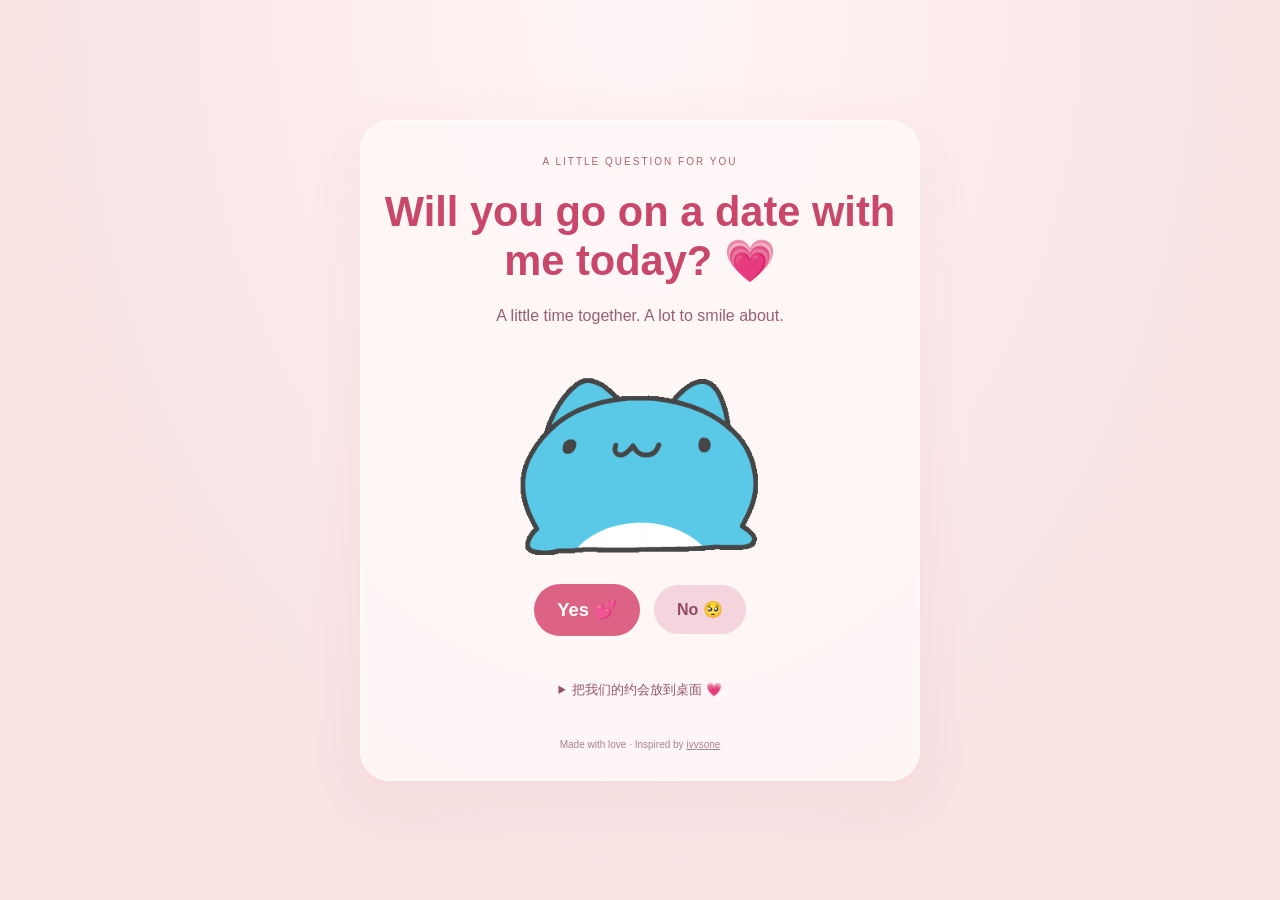
<file: github-pages-ready/index.html>
<!DOCTYPE html><html lang="en"><head><meta charset="UTF-8"><meta name="viewport" content="width=device-width, initial-scale=1"><meta name="theme-color" content="#f9e3e3"><title>A little date invitation 💗</title><link rel="stylesheet" href="styles.css"><link rel="manifest" href="manifest.webmanifest"><link rel="apple-touch-icon" sizes="180x180" href="apple-touch-icon.png"><link rel="icon" type="image/png" sizes="192x192" href="icon-192.png"><meta name="apple-mobile-web-app-capable" content="yes"><meta name="apple-mobile-web-app-status-bar-style" content="default"><meta name="apple-mobile-web-app-title" content="我们的约会"><meta name="mobile-web-app-capable" content="yes"></head><body><main class="container"><span class="eyebrow">A LITTLE QUESTION FOR YOU</span><h1>Will you go on a date with me today? 💗</h1><p class="subtitle">A little time together. A lot to smile about.</p><div class="gif_container"><img src="assets/invite.gif" alt="A cute animated character inviting you on a date" width="260" height="260"></div><div class="buttons"><button class="yes-button" onclick="handleYesClick()">Yes 💕</button><button class="no-button" onclick="handleNoClick()">No 🥺</button></div><p id="no-message" aria-live="polite"></p><button id="decline" class="text-button" hidden>Really no, maybe another day 💌</button><section id="decline-panel" hidden><p>That's okay! Send your answer?</p><button id="send-decline">Send my no 💌</button><button id="cancel-decline" class="text-button">Go back</button></section><p id="status" role="status" aria-live="polite"></p><details class="install-guide"><summary>把我们的约会放到桌面 💗</summary><p>iPhone：用 Safari 打开，点“分享”→“添加到主屏幕”；若显示“作为网页 App 打开”，保持开启。</p><p>安卓：用 Chrome 打开，在菜单中选择“安装应用”或“添加到主屏幕”。</p><p>添加后可从桌面图标打开。预约提交需要联网。</p><button id="install-app" class="text-button" hidden>安装我们的约会 💗</button></details><footer>Made with love · Inspired by <a href="https://github.com/ivysone/Will-you-be-my-Valentine-">ivysone</a></footer></main><script src="config.js"></script><script src="meals.js"></script><script src="booking.js"></script><script src="script.js"></script><script src="pwa.js"></script></body></html>
</file>
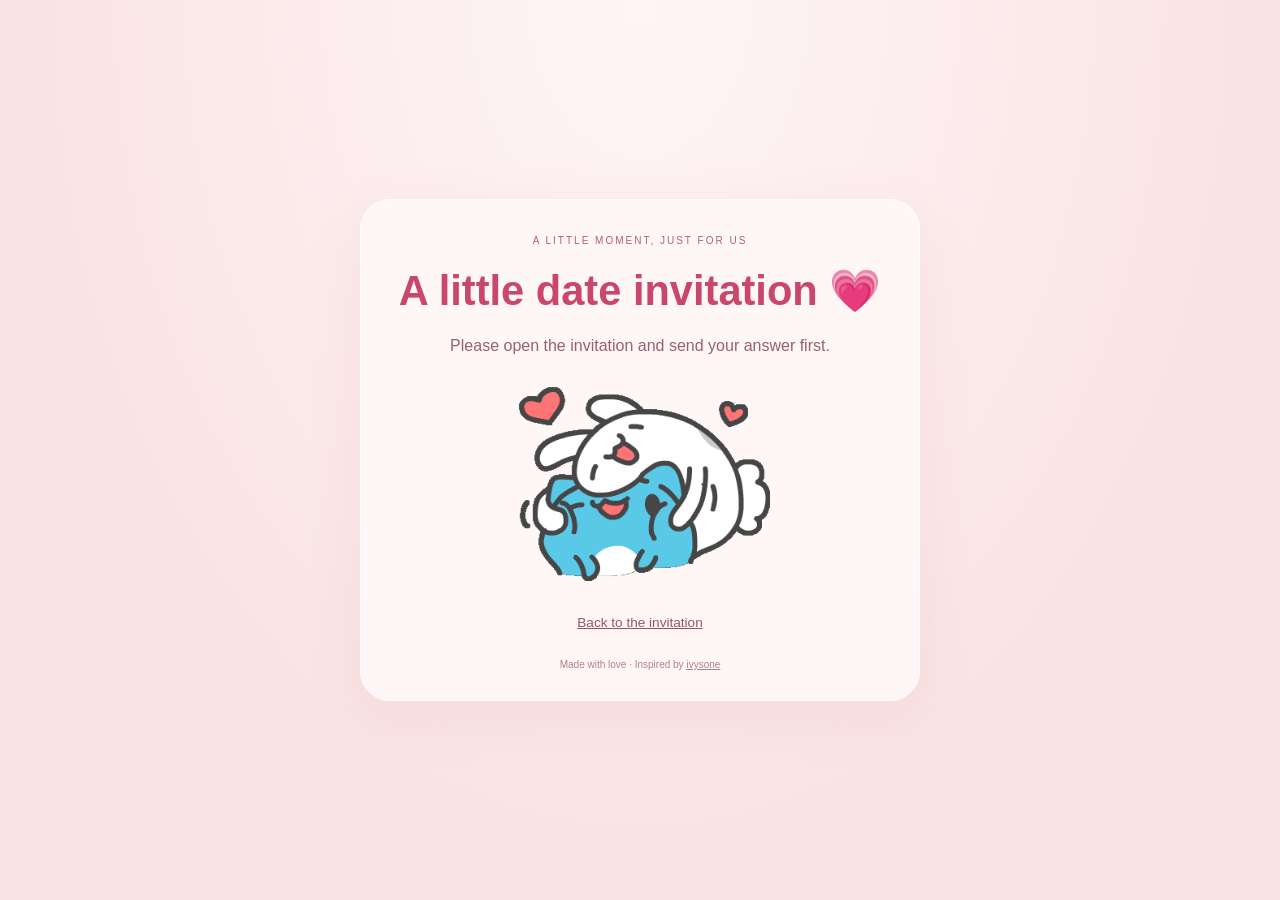
<file: github-pages-ready/confirmation.html>
<!DOCTYPE html><html lang="en"><head><meta charset="UTF-8"><meta name="viewport" content="width=device-width, initial-scale=1"><meta name="theme-color" content="#f9e3e3"><title>A little date invitation 💗</title><link rel="stylesheet" href="styles.css"><link rel="manifest" href="manifest.webmanifest"><link rel="apple-touch-icon" sizes="180x180" href="apple-touch-icon.png"><link rel="icon" type="image/png" sizes="192x192" href="icon-192.png"><meta name="apple-mobile-web-app-capable" content="yes"><meta name="apple-mobile-web-app-status-bar-style" content="default"><meta name="apple-mobile-web-app-title" content="我们的约会"><meta name="mobile-web-app-capable" content="yes"></head><body><main class="container"><span class="eyebrow">A LITTLE MOMENT, JUST FOR US</span><h1 id="result-title">Checking your invitation… 💗</h1><p id="result-message" class="subtitle"></p><div class="gif_container"><img src="assets/celebrate.gif" alt="Cute characters celebrating" width="260" height="260"></div><a class="back-link" href="index.html">Back to the invitation</a><footer>Made with love · Inspired by <a href="https://github.com/ivysone/Will-you-be-my-Valentine-">ivysone</a></footer></main><script src="config.js"></script><script src="meals.js"></script><script src="booking.js"></script><script src="pwa.js"></script></body></html>
</file>
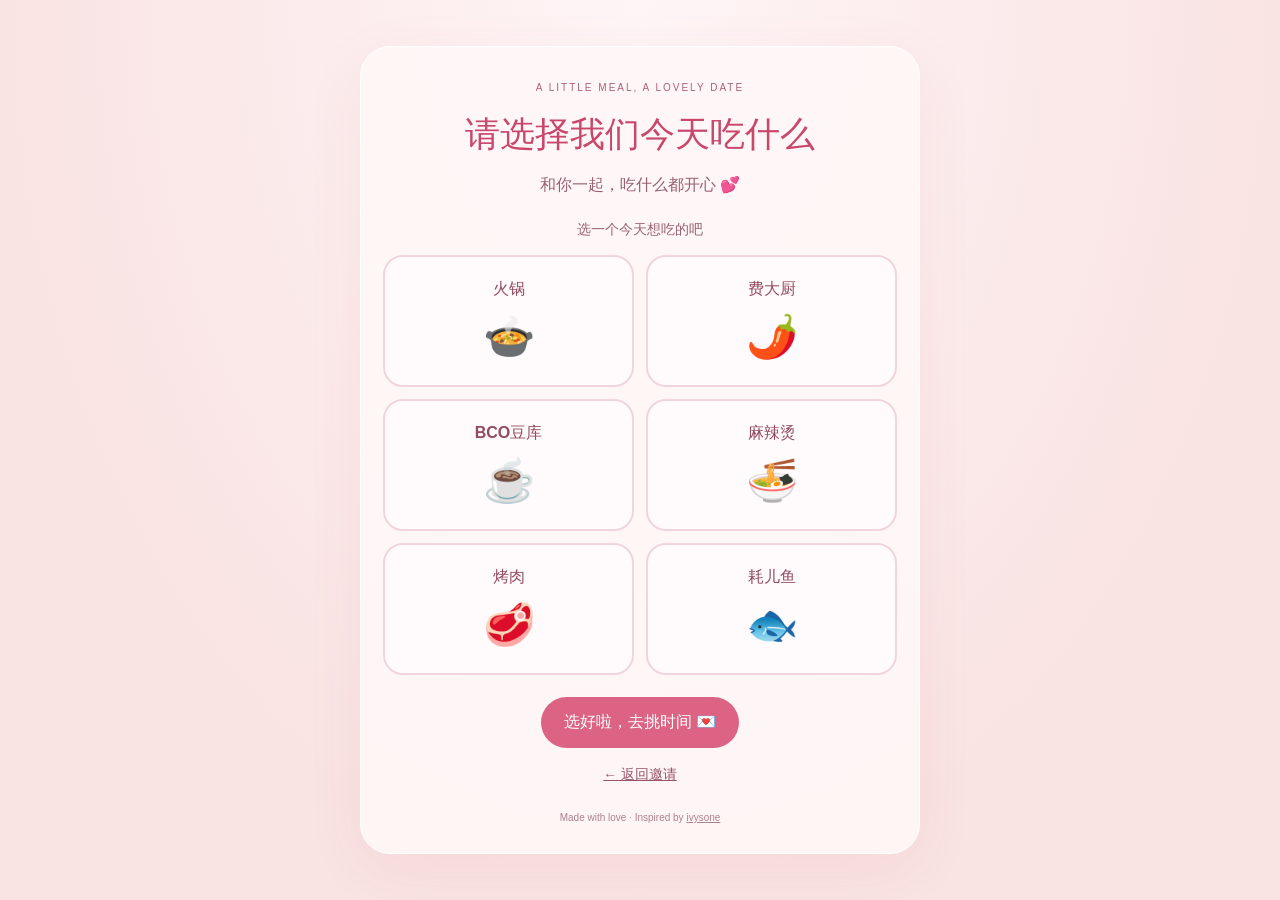
<file: github-pages-ready/meal_page.html>
<!doctype html><html lang="zh-CN"><head><meta charset="utf-8"><meta name="viewport" content="width=device-width,initial-scale=1"><meta name="theme-color" content="#f9e3e3"><title>今天一起吃什么？💗</title><link rel="stylesheet" href="styles.css"><link rel="manifest" href="manifest.webmanifest"><link rel="apple-touch-icon" sizes="180x180" href="apple-touch-icon.png"><link rel="icon" type="image/png" sizes="192x192" href="icon-192.png"><meta name="apple-mobile-web-app-capable" content="yes"><meta name="apple-mobile-web-app-status-bar-style" content="default"><meta name="apple-mobile-web-app-title" content="我们的约会"><meta name="mobile-web-app-capable" content="yes"></head><body><main class="container meal-container"><span class="eyebrow">A LITTLE MEAL, A LOVELY DATE</span><h1>请选择我们今天吃什么</h1><p class="subtitle">和你一起，吃什么都开心 💕</p><form id="meal-form"><fieldset><legend class="meal-legend">选一个今天想吃的吧</legend><div id="meal-options" class="meal-options"></div></fieldset><button type="submit">选好啦，去挑时间 💌</button></form><a class="back-link" href="index.html">← 返回邀请</a><footer>Made with love · Inspired by <a href="https://github.com/ivysone/Will-you-be-my-Valentine-">ivysone</a></footer></main><script src="meals.js"></script><script src="pwa.js"></script></body></html>
</file>
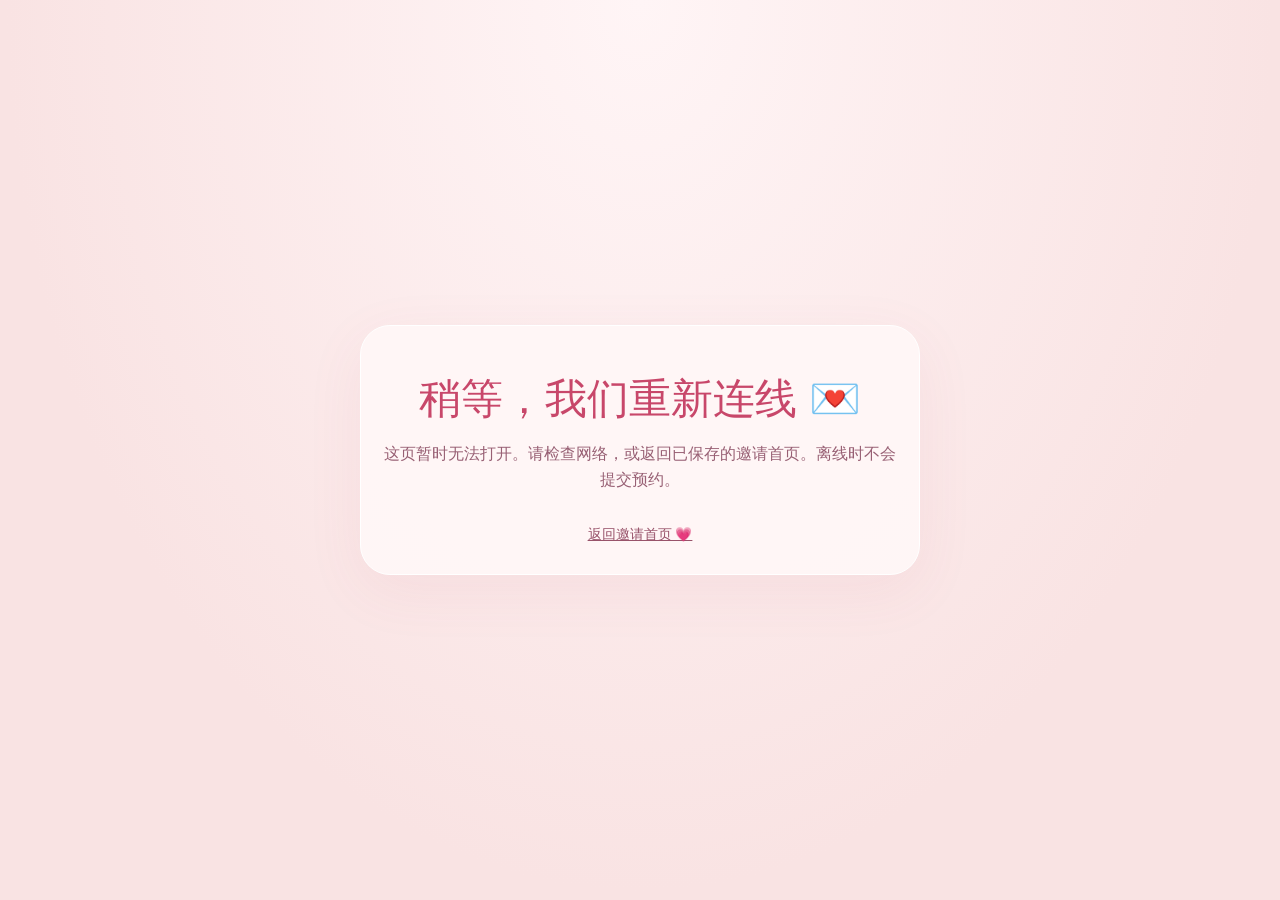
<file: github-pages-ready/offline.html>
<!doctype html><html lang="zh-CN"><head><meta charset="utf-8"><meta name="viewport" content="width=device-width,initial-scale=1"><meta name="theme-color" content="#f9e3e3"><title>稍等，我们重新连线 💌</title><link rel="stylesheet" href="styles.css"><link rel="manifest" href="manifest.webmanifest"><link rel="apple-touch-icon" href="apple-touch-icon.png"></head><body><main class="container"><h1>稍等，我们重新连线 💌</h1><p class="subtitle">这页暂时无法打开。请检查网络，或返回已保存的邀请首页。离线时不会提交预约。</p><a class="back-link" href="index.html">返回邀请首页 💗</a></main><script src="pwa.js"></script></body></html>
</file>
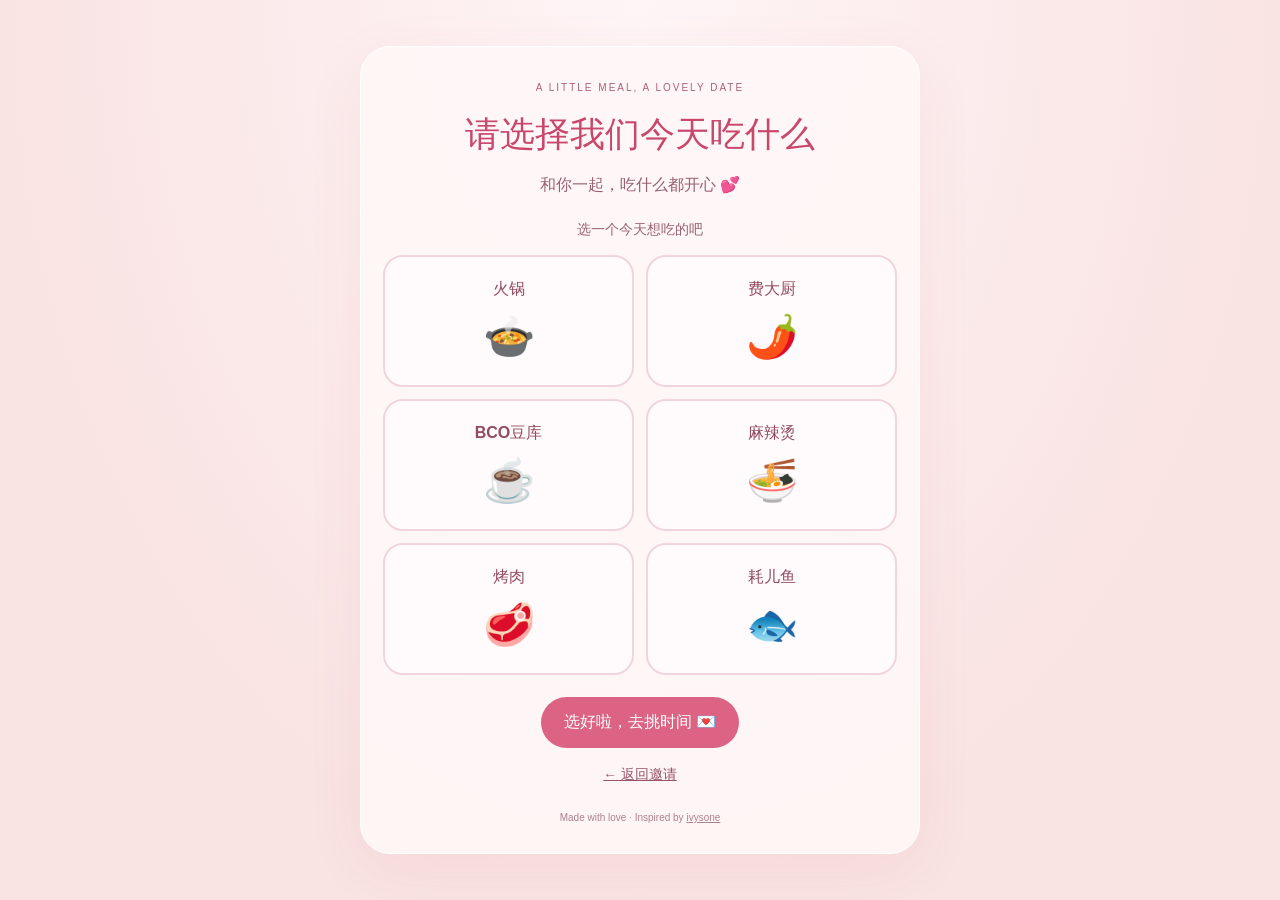
<file: github-pages-ready/yes_page.html>
<!DOCTYPE html><html lang="en"><head><meta charset="UTF-8"><meta name="viewport" content="width=device-width, initial-scale=1"><meta name="theme-color" content="#f9e3e3"><title>A little date invitation 💗</title><link rel="stylesheet" href="yes_style.css"><link rel="manifest" href="manifest.webmanifest"><link rel="apple-touch-icon" sizes="180x180" href="apple-touch-icon.png"><link rel="icon" type="image/png" sizes="192x192" href="icon-192.png"><meta name="apple-mobile-web-app-capable" content="yes"><meta name="apple-mobile-web-app-status-bar-style" content="default"><meta name="apple-mobile-web-app-title" content="我们的约会"><meta name="mobile-web-app-capable" content="yes"></head><body><main class="container"><span class="eyebrow">LET’S MAKE A LITTLE PLAN</span><h1>Yayyy! 💖 Let's pick a date & time!</h1><div class="gif_container"><img src="assets/celebrate.gif" alt="Cute characters celebrating" width="220" height="220"></div><p id="meal-summary" class="subtitle"></p><a id="change-meal" class="back-link" href="meal_page.html">重新选择餐食</a><p id="date-label" class="subtitle"></p><form id="booking-form"><fieldset><legend>选择约会日期 · 含今天共 7 天</legend><div id="date-options" class="date-options"></div></fieldset><fieldset><legend>What time works for you?</legend><div id="time-options" class="time-options"></div></fieldset><p id="availability" aria-live="polite"></p><button id="confirm" type="submit">Confirm our date 💌</button></form><p id="status" role="status" aria-live="polite"></p><a class="back-link" href="index.html">← Back to the invitation</a><footer>Made with love · Inspired by <a href="https://github.com/ivysone/Will-you-be-my-Valentine-">ivysone</a></footer></main><script src="config.js"></script><script src="meals.js"></script><script src="booking.js"></script><script src="pwa.js"></script></body></html>
</file>
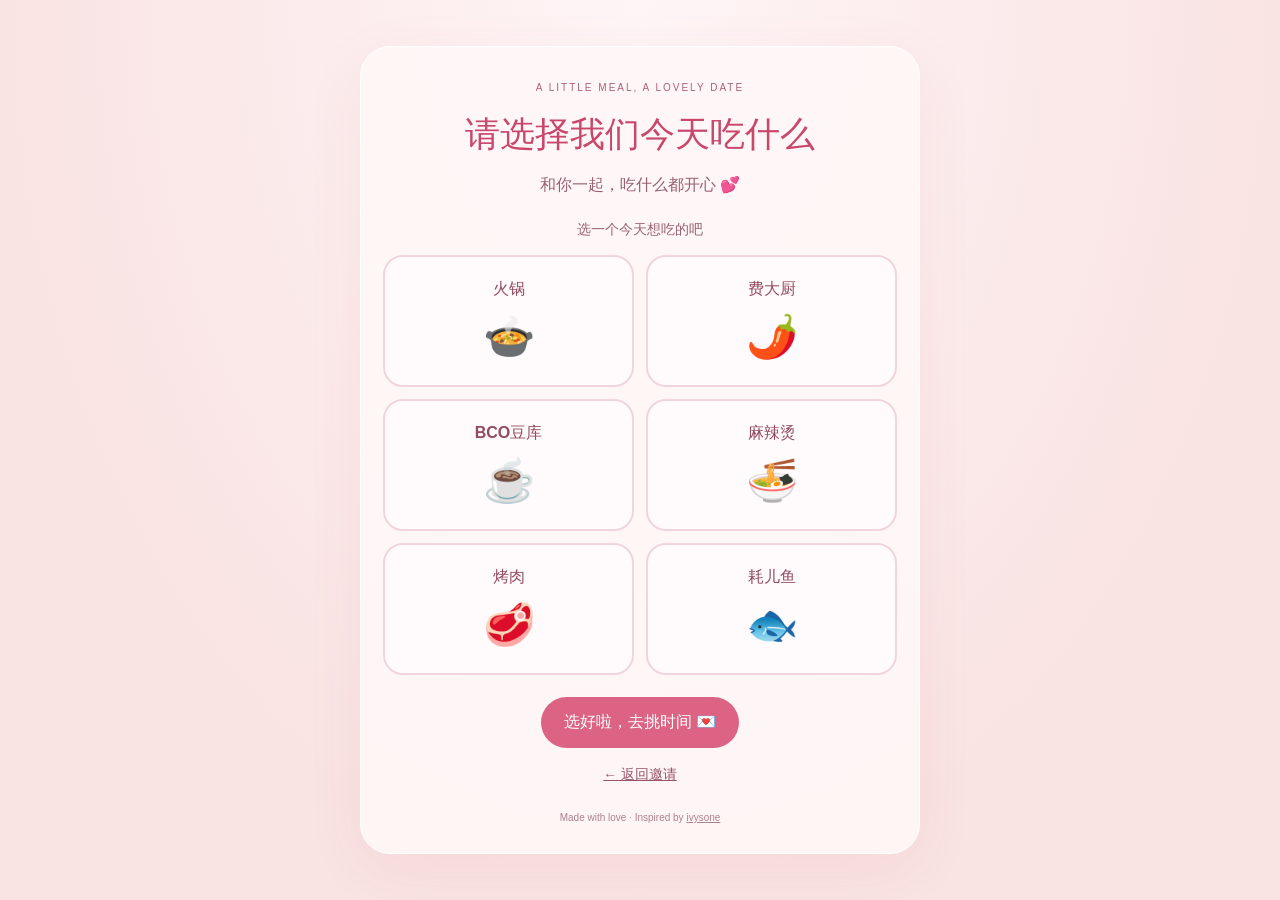
<file: meal-page-update/meal_page.html>
<!doctype html><html lang="zh-CN"><head><meta charset="utf-8"><meta name="viewport" content="width=device-width,initial-scale=1"><meta name="theme-color" content="#f9e3e3"><title>今天一起吃什么？💗</title><link rel="stylesheet" href="styles.css"></head><body><main class="container meal-container"><span class="eyebrow">A LITTLE MEAL, A LOVELY DATE</span><h1>请选择我们今天吃什么</h1><p class="subtitle">和你一起，吃什么都开心 💕</p><form id="meal-form"><fieldset><legend class="meal-legend">选一个今天想吃的吧</legend><div id="meal-options" class="meal-options"></div></fieldset><button type="submit">选好啦，去挑时间 💌</button></form><a class="back-link" href="index.html">← 返回邀请</a><footer>Made with love · Inspired by <a href="https://github.com/ivysone/Will-you-be-my-Valentine-">ivysone</a></footer></main><script src="meals.js"></script></body></html>
</file>
<file: github-pages-ready/styles.css>
/* Adapted from ivysone / Will-you-be-my-Valentine- (MIT). */
:root{font-family:Arial,sans-serif;color:#823449;background:#f9e3e3;font-synthesis:none}*{box-sizing:border-box}body{margin:0;min-height:100vh;min-height:100svh;display:flex;justify-content:center;align-items:center;padding:28px 18px;background:radial-gradient(ellipse at top,#fff5f6,#f9e3e3 70%)}.container{text-align:center;width:100%;max-width:560px;padding:30px 22px;background:#fff8f8e8;border:1px solid #fff;border-radius:30px;box-shadow:0 16px 60px #b54a6412}.eyebrow{font-size:10px;letter-spacing:2px;color:#ad6174}h1{font-size:clamp(1.9rem,7vw,2.6rem);line-height:1.18;color:#c8476a;margin:18px 0}.subtitle{line-height:1.6;color:#986074}.gif_container img{display:block;object-fit:contain;max-width:100%;height:auto;margin:16px auto;border-radius:22px}.buttons{display:flex;align-items:center;justify-content:center;gap:14px;flex-wrap:wrap;min-height:70px}button{font:inherit;font-weight:700;border:0;border-radius:999px;padding:15px 23px;min-height:48px;background:#dc6384;color:white;cursor:pointer;touch-action:manipulation;transition:transform .15s,font-size .2s}button:hover{transform:translateY(-2px)}button:disabled{cursor:default;opacity:.55;transform:none}.yes-button{font-size:1.15rem}.no-button{background:#f4d5de;color:#934b60}.text-button{background:transparent;color:#98536a;text-decoration:underline;font-size:.85rem;padding:12px}.back-link{display:inline-block;margin-top:18px;font-size:.85rem;color:#98536a}footer{font-size:10px;color:#ad8190;margin-top:28px}footer a{color:inherit}#status{font-size:.9rem;line-height:1.6;overflow-wrap:anywhere}#status[data-error="true"]{color:#a02d42}fieldset{border:0;padding:0;margin:22px 0}legend{width:100%;margin-bottom:16px}.time-options{display:flex;flex-wrap:wrap;gap:10px;justify-content:center}.time-options input{position:absolute;opacity:0;width:1px;height:1px}.time-options label span{display:block;border:1px solid #e9becb;border-radius:14px;padding:14px 18px;cursor:pointer}.time-options input:checked+span{background:#dc6384;color:white;border-color:#dc6384}.time-options input:disabled+span{opacity:.4;text-decoration:line-through;cursor:default}button:focus-visible,a:focus-visible,.time-options input:focus-visible+span{outline:3px solid #9c3c63;outline-offset:4px}[hidden]{display:none!important}@media(prefers-reduced-motion:reduce){*{transition:none!important}}@media(max-width:360px){.container{padding:24px 14px}button{padding:14px 18px}}

/* Food cards: names above distinct emoji, two columns on phones. */
.meal-container{max-width:560px}.meal-container h1{font-size:clamp(1.65rem,6vw,2.2rem)}.meal-legend{font-size:.9rem;color:#986074}.meal-options{display:grid;grid-template-columns:repeat(2,minmax(0,1fr));gap:12px}.meal-options label{position:relative;min-width:0}.meal-options input{position:absolute;opacity:0;width:1px;height:1px}.meal-card{display:flex;flex-direction:column;align-items:center;justify-content:center;gap:12px;min-height:132px;padding:16px 10px;border:2px solid #f0d4de;border-radius:20px;background:#fffafb;cursor:pointer;transition:background .15s,border-color .15s,transform .15s}.meal-name{font-size:1rem;font-weight:700;color:#934b60}.meal-emoji{font-family:Apple Color Emoji,Segoe UI Emoji,sans-serif;font-size:42px;line-height:1.2}.meal-options input:checked+.meal-card{background:#fce0e9;border-color:#dc6384;box-shadow:0 4px 16px #dc63841a}.meal-options input:focus-visible+.meal-card{outline:3px solid #9c3c63;outline-offset:3px}@media(hover:hover){.meal-card:hover{transform:translateY(-2px);border-color:#dc6384}}@media(prefers-reduced-motion:reduce){.meal-card{transition:none}}

.install-guide{margin-top:24px;color:#98536a;font-size:.8rem;line-height:1.7;text-align:left}.install-guide summary{text-align:center;cursor:pointer;padding:10px}.connection-notice{padding:12px;border-radius:14px;background:#fce0e9;color:#934b60;font-size:.85rem;line-height:1.6}body{padding-top:max(28px,env(safe-area-inset-top));padding-bottom:max(28px,env(safe-area-inset-bottom));padding-left:max(18px,env(safe-area-inset-left));padding-right:max(18px,env(safe-area-inset-right))}

.date-options{display:grid;grid-template-columns:repeat(2,minmax(0,1fr));gap:10px}.date-options label{position:relative;min-width:0}.date-options input{position:absolute;opacity:0;width:1px;height:1px}.date-options span{display:flex;min-height:52px;align-items:center;justify-content:center;padding:10px 6px;border:1px solid #e9becb;border-radius:14px;cursor:pointer;font-size:.82rem;line-height:1.4}.date-options input:checked+span{background:#dc6384;color:white;border-color:#dc6384}.date-options input:focus-visible+span{outline:3px solid #9c3c63;outline-offset:3px}
</file>
<file: github-pages-ready/yes_style.css>
/* Original acceptance page stylesheet retained as the entry point. */
@import url('./styles.css');
</file>
<file: meal-page-update/styles.css>
/* Adapted from ivysone / Will-you-be-my-Valentine- (MIT). */
:root{font-family:Arial,sans-serif;color:#823449;background:#f9e3e3;font-synthesis:none}*{box-sizing:border-box}body{margin:0;min-height:100vh;min-height:100svh;display:flex;justify-content:center;align-items:center;padding:28px 18px;background:radial-gradient(ellipse at top,#fff5f6,#f9e3e3 70%)}.container{text-align:center;width:100%;max-width:560px;padding:30px 22px;background:#fff8f8e8;border:1px solid #fff;border-radius:30px;box-shadow:0 16px 60px #b54a6412}.eyebrow{font-size:10px;letter-spacing:2px;color:#ad6174}h1{font-size:clamp(1.9rem,7vw,2.6rem);line-height:1.18;color:#c8476a;margin:18px 0}.subtitle{line-height:1.6;color:#986074}.gif_container img{display:block;object-fit:contain;max-width:100%;height:auto;margin:16px auto;border-radius:22px}.buttons{display:flex;align-items:center;justify-content:center;gap:14px;flex-wrap:wrap;min-height:70px}button{font:inherit;font-weight:700;border:0;border-radius:999px;padding:15px 23px;min-height:48px;background:#dc6384;color:white;cursor:pointer;touch-action:manipulation;transition:transform .15s,font-size .2s}button:hover{transform:translateY(-2px)}button:disabled{cursor:default;opacity:.55;transform:none}.yes-button{font-size:1.15rem}.no-button{background:#f4d5de;color:#934b60}.text-button{background:transparent;color:#98536a;text-decoration:underline;font-size:.85rem;padding:12px}.back-link{display:inline-block;margin-top:18px;font-size:.85rem;color:#98536a}footer{font-size:10px;color:#ad8190;margin-top:28px}footer a{color:inherit}#status{font-size:.9rem;line-height:1.6;overflow-wrap:anywhere}#status[data-error="true"]{color:#a02d42}fieldset{border:0;padding:0;margin:22px 0}legend{width:100%;margin-bottom:16px}.time-options{display:flex;flex-wrap:wrap;gap:10px;justify-content:center}.time-options input{position:absolute;opacity:0;width:1px;height:1px}.time-options label span{display:block;border:1px solid #e9becb;border-radius:14px;padding:14px 18px;cursor:pointer}.time-options input:checked+span{background:#dc6384;color:white;border-color:#dc6384}.time-options input:disabled+span{opacity:.4;text-decoration:line-through;cursor:default}button:focus-visible,a:focus-visible,.time-options input:focus-visible+span{outline:3px solid #9c3c63;outline-offset:4px}[hidden]{display:none!important}@media(prefers-reduced-motion:reduce){*{transition:none!important}}@media(max-width:360px){.container{padding:24px 14px}button{padding:14px 18px}}

/* Food cards: names above distinct emoji, two columns on phones. */
.meal-container{max-width:560px}.meal-container h1{font-size:clamp(1.65rem,6vw,2.2rem)}.meal-legend{font-size:.9rem;color:#986074}.meal-options{display:grid;grid-template-columns:repeat(2,minmax(0,1fr));gap:12px}.meal-options label{position:relative;min-width:0}.meal-options input{position:absolute;opacity:0;width:1px;height:1px}.meal-card{display:flex;flex-direction:column;align-items:center;justify-content:center;gap:12px;min-height:132px;padding:16px 10px;border:2px solid #f0d4de;border-radius:20px;background:#fffafb;cursor:pointer;transition:background .15s,border-color .15s,transform .15s}.meal-name{font-size:1rem;font-weight:700;color:#934b60}.meal-emoji{font-family:Apple Color Emoji,Segoe UI Emoji,sans-serif;font-size:42px;line-height:1.2}.meal-options input:checked+.meal-card{background:#fce0e9;border-color:#dc6384;box-shadow:0 4px 16px #dc63841a}.meal-options input:focus-visible+.meal-card{outline:3px solid #9c3c63;outline-offset:3px}@media(hover:hover){.meal-card:hover{transform:translateY(-2px);border-color:#dc6384}}@media(prefers-reduced-motion:reduce){.meal-card{transition:none}}
</file>
